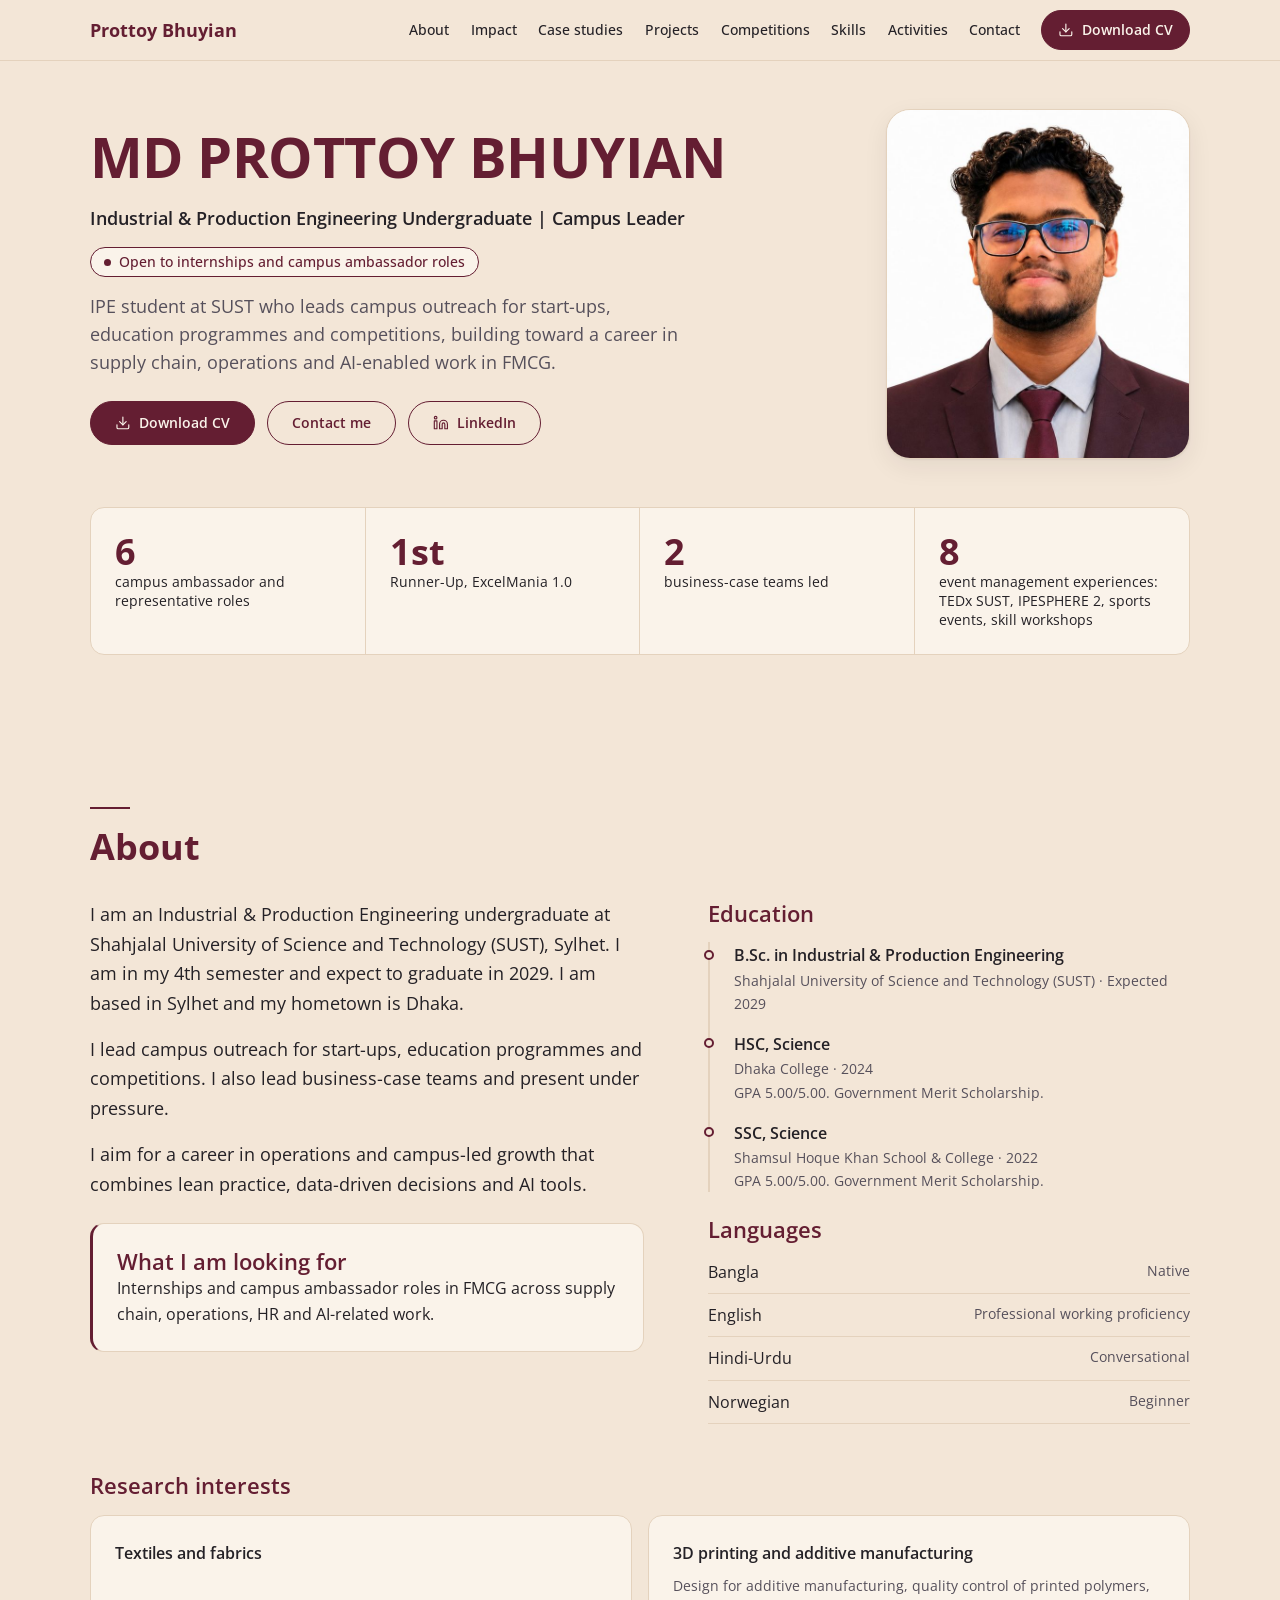
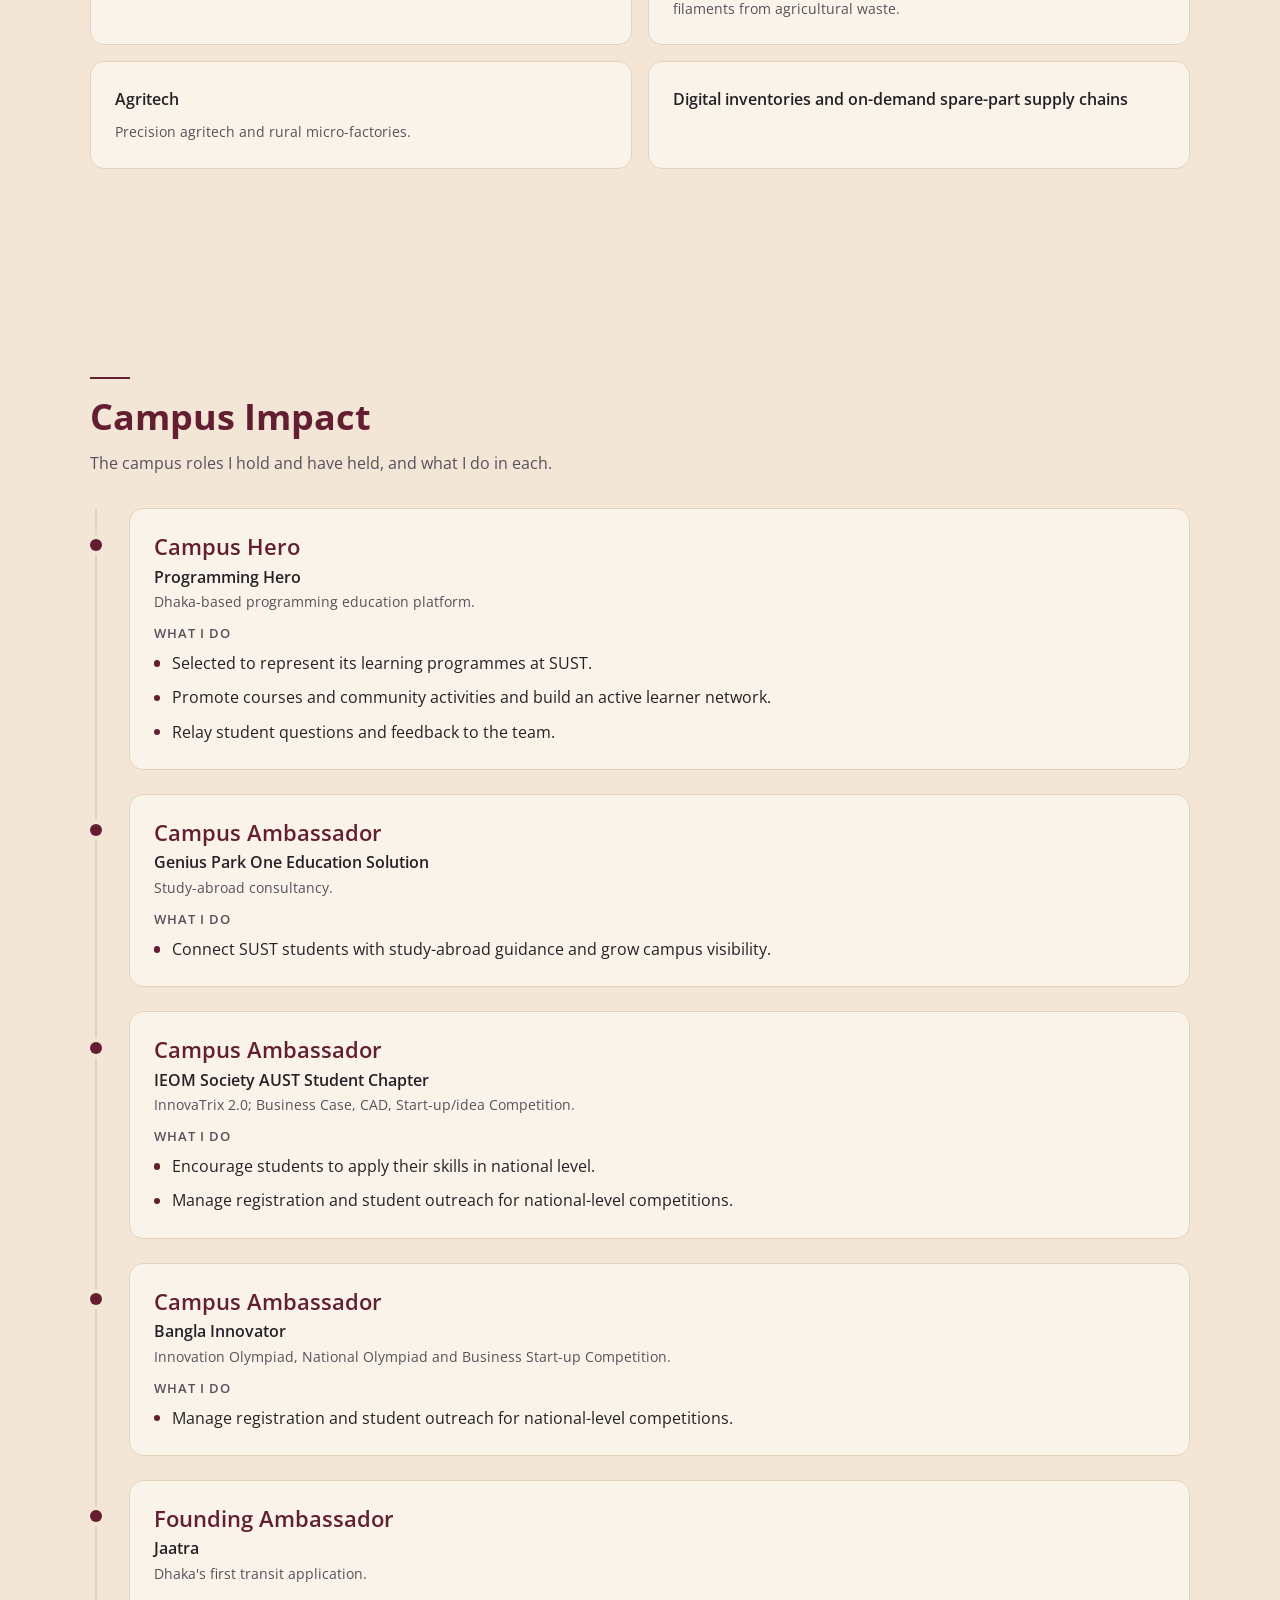
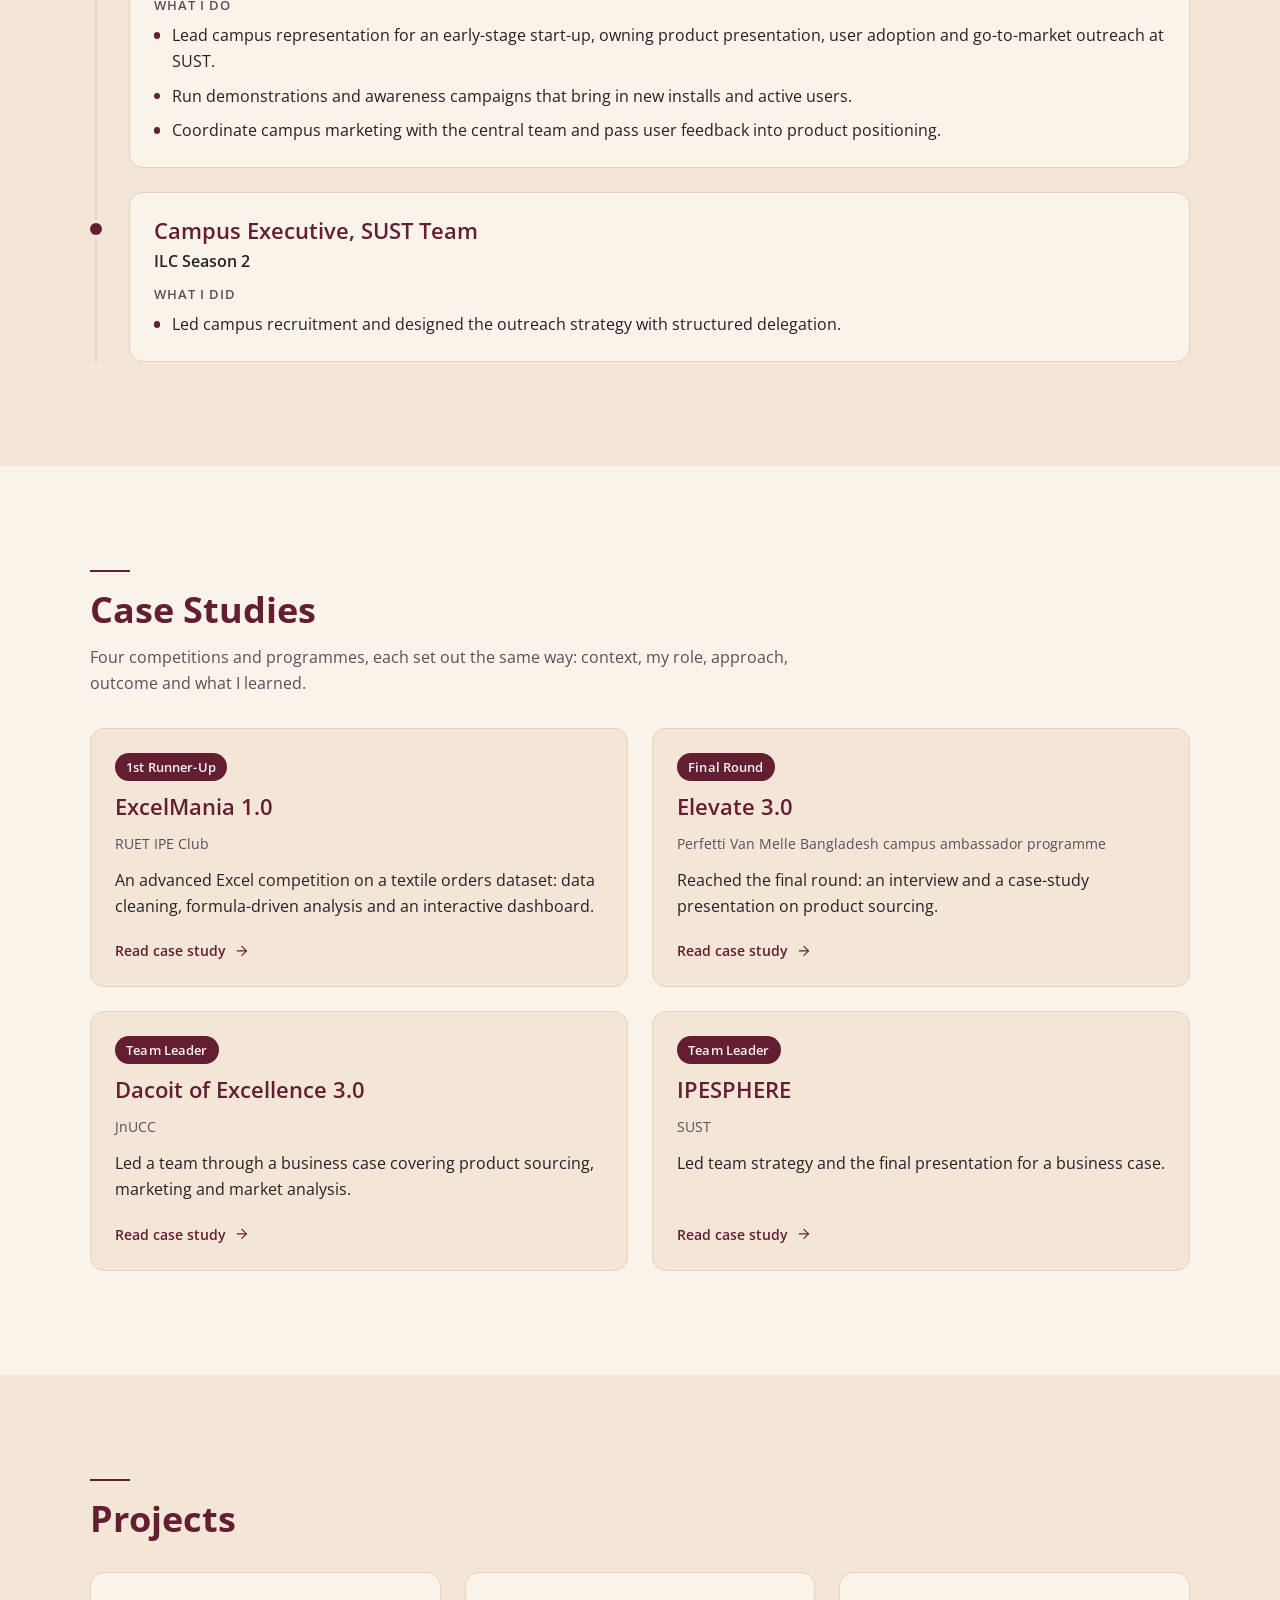
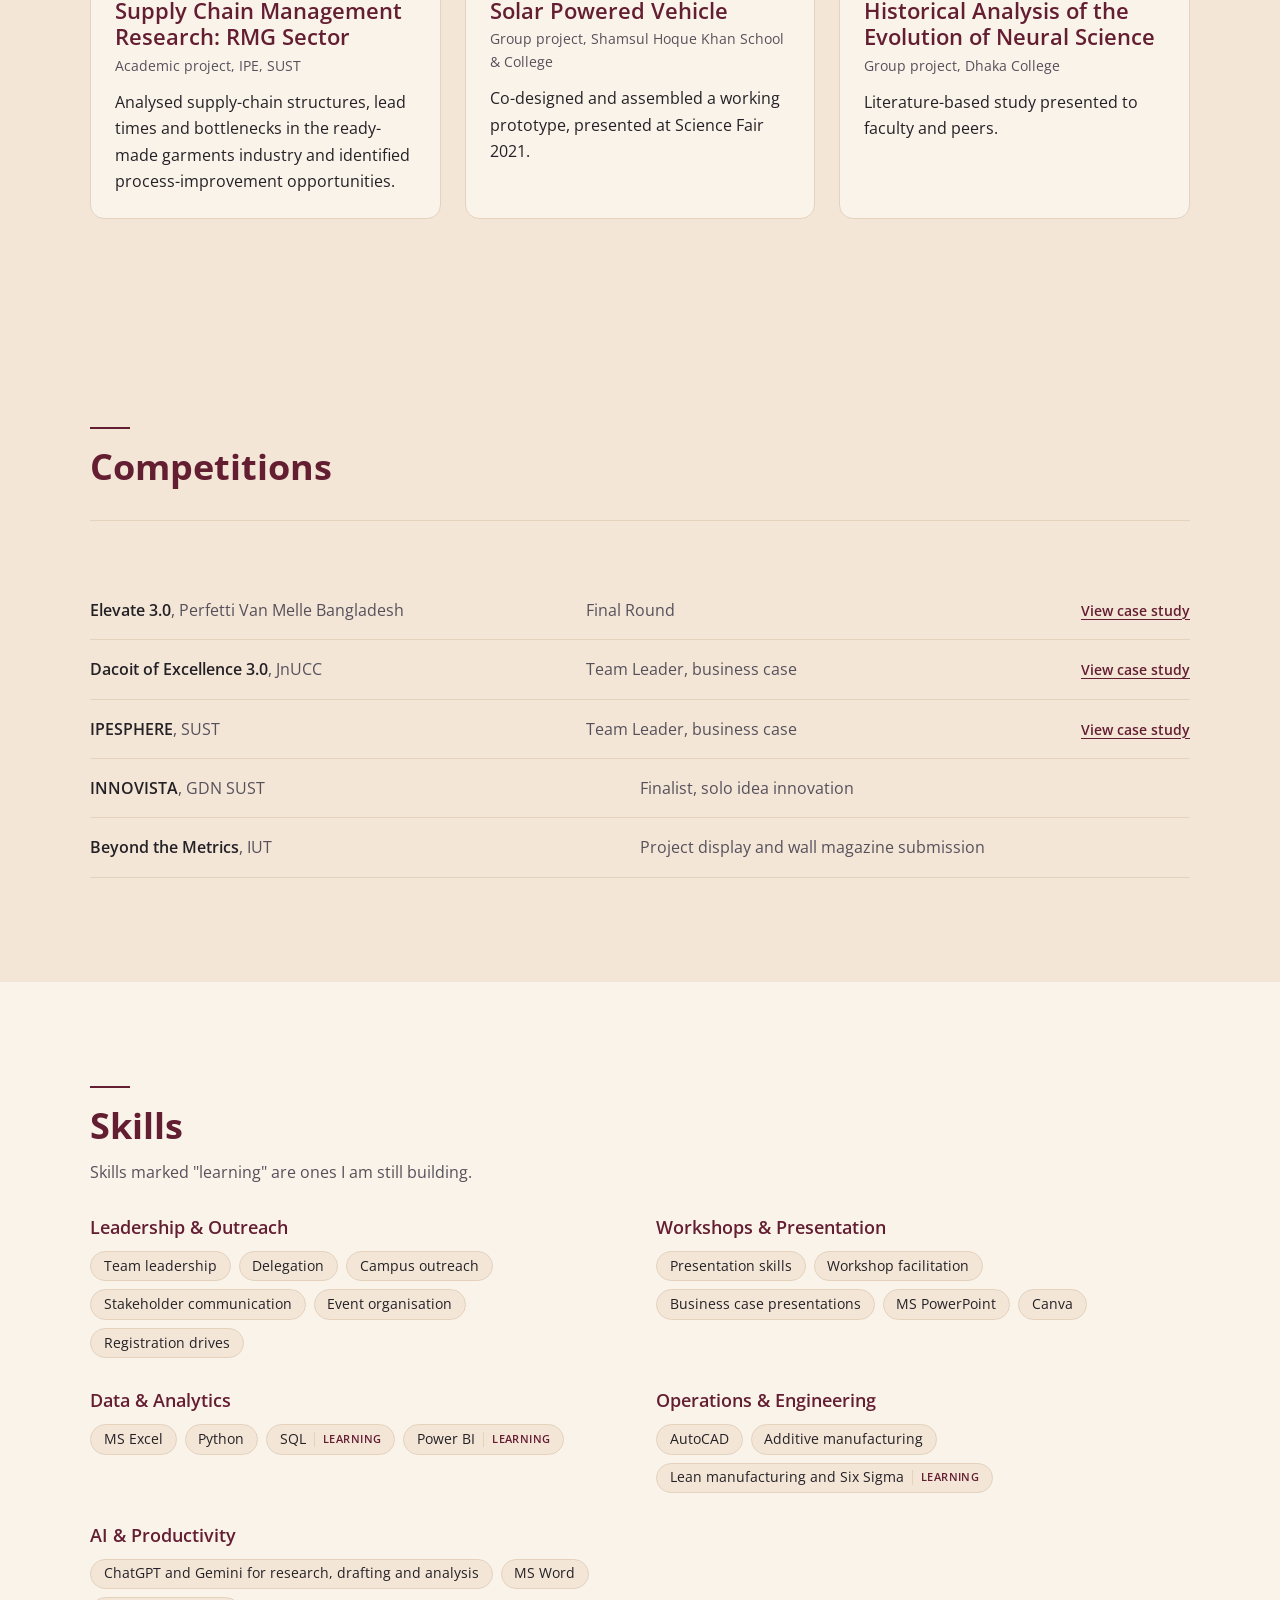
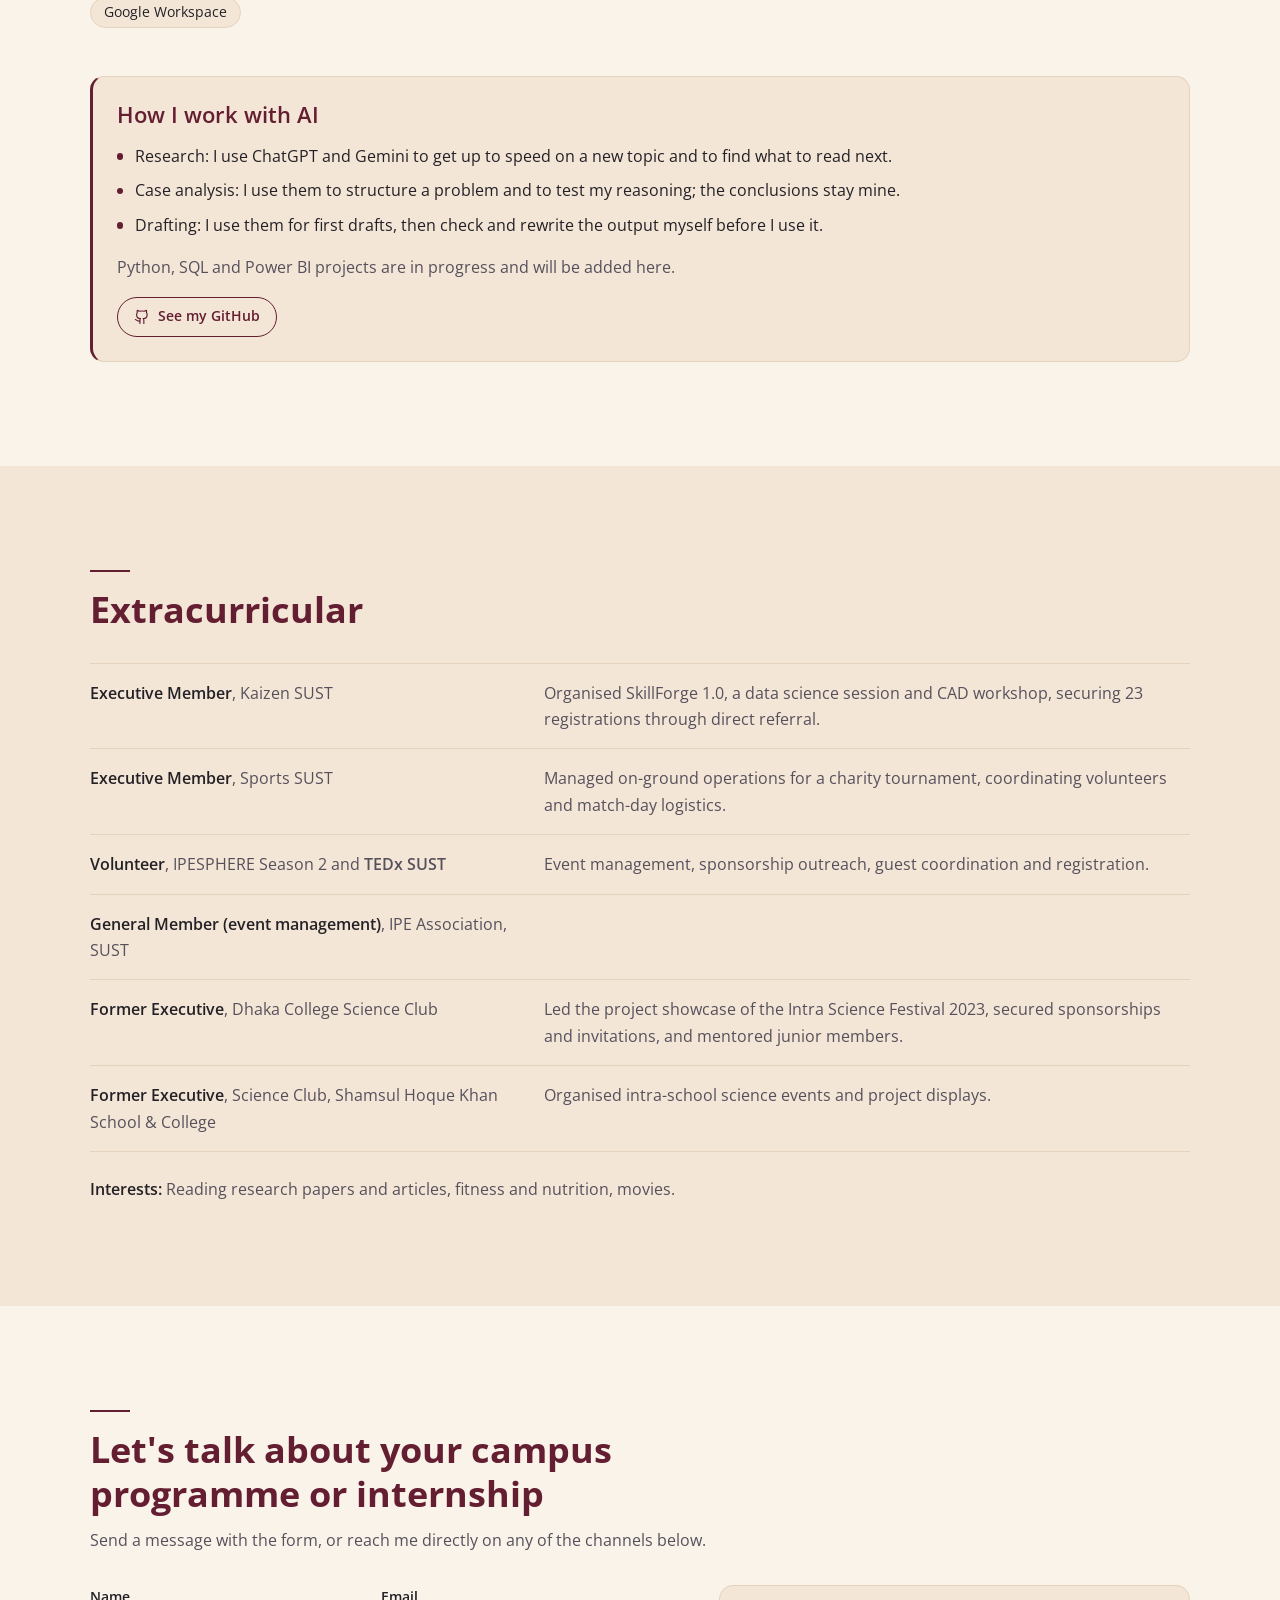
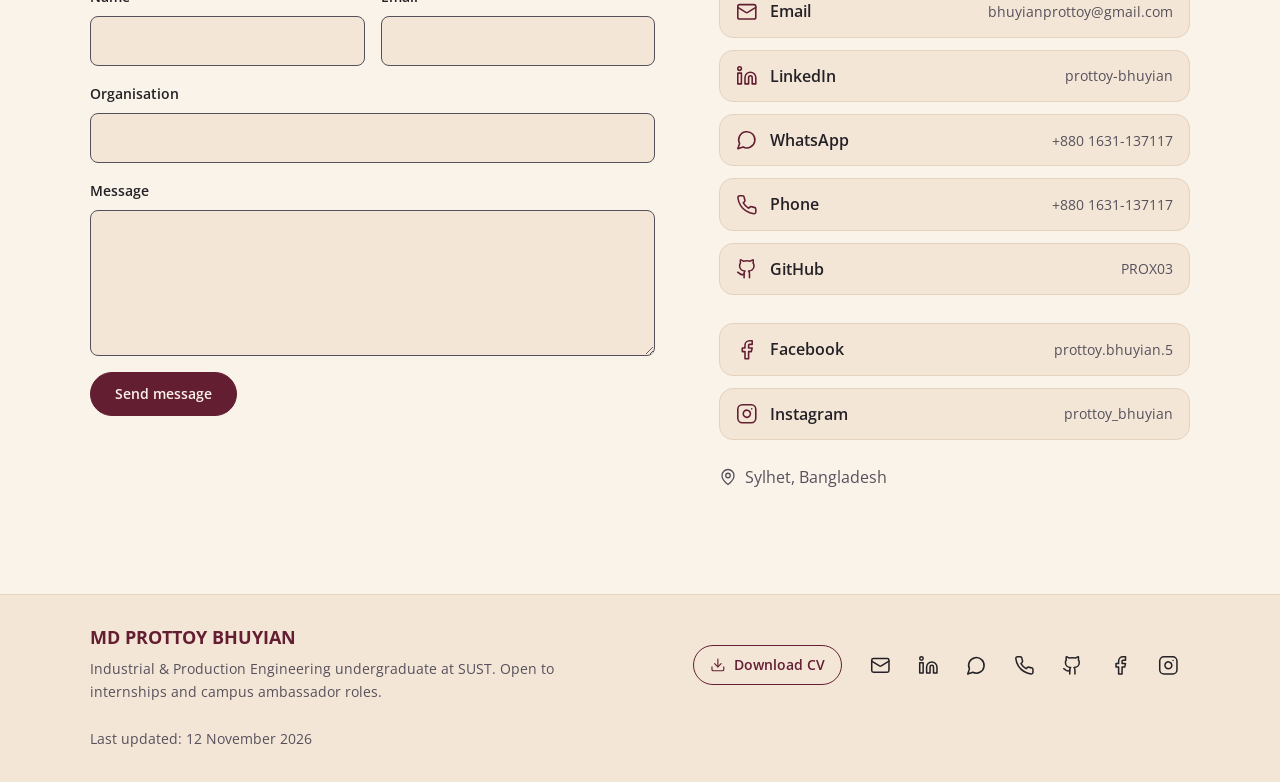
<file: index.html>
<!DOCTYPE html>
<html lang="en-GB">
<head>
  <meta charset="utf-8">
  <meta name="viewport" content="width=device-width, initial-scale=1">
  <title>Md Prottoy Bhuyian | IPE Undergraduate and Campus Leader</title>
  <meta name="description" content="Industrial &amp; Production Engineering undergraduate at SUST and campus leader. Open to internships and campus ambassador roles in supply chain, operations, HR and AI-related work.">
  <meta name="author" content="Md Prottoy Bhuyian">
  <meta name="color-scheme" content="light dark">
  <meta name="theme-color" content="#F3E6D7" media="(prefers-color-scheme: light)">
  <meta name="theme-color" content="#242126" media="(prefers-color-scheme: dark)">
  <!-- EDIT: replace prottoy-bhuyian.netlify.app everywhere if your Netlify site name is different -->
  <link rel="canonical" href="https://prottoy-bhuyian.netlify.app/">

  <!-- Open Graph / Twitter sharing -->
  <meta property="og:type" content="profile">
  <meta property="og:site_name" content="Md Prottoy Bhuyian">
  <meta property="og:title" content="Md Prottoy Bhuyian | IPE Undergraduate and Campus Leader">
  <meta property="og:description" content="IPE student at SUST who leads campus outreach for start-ups, education programmes and competitions. Open to internships and campus ambassador roles.">
  <meta property="og:url" content="https://prottoy-bhuyian.netlify.app/">
  <meta property="og:image" content="https://prottoy-bhuyian.netlify.app/assets/img/share.png">
  <meta property="og:image:width" content="1200">
  <meta property="og:image:height" content="630">
  <meta property="og:image:alt" content="Md Prottoy Bhuyian, Industrial &amp; Production Engineering Undergraduate and Campus Leader">
  <meta property="og:locale" content="en_GB">
  <meta name="twitter:card" content="summary_large_image">
  <meta name="twitter:title" content="Md Prottoy Bhuyian | IPE Undergraduate and Campus Leader">
  <meta name="twitter:description" content="IPE student at SUST who leads campus outreach for start-ups, education programmes and competitions. Open to internships and campus ambassador roles.">
  <meta name="twitter:image" content="https://prottoy-bhuyian.netlify.app/assets/img/share.png">

  <link rel="icon" href="/favicon.svg" type="image/svg+xml">
  <link rel="icon" href="/assets/img/favicon-32.png" sizes="32x32" type="image/png">
  <link rel="apple-touch-icon" href="/assets/img/apple-touch-icon.png">

  <link rel="preload" href="/assets/fonts/open-sans-latin.woff2" as="font" type="font/woff2" crossorigin>
  <link rel="stylesheet" href="/assets/css/style.css">
  <script src="/assets/js/main.js" defer></script>

  <script type="application/ld+json">
  {
    "@context": "https://schema.org",
    "@type": "Person",
    "name": "Md Prottoy Bhuyian",
    "url": "https://prottoy-bhuyian.netlify.app/",
    "image": "https://prottoy-bhuyian.netlify.app/assets/img/headshot.jpg",
    "description": "Industrial & Production Engineering undergraduate at SUST and campus leader.",
    "email": "mailto:bhuyianprottoy@gmail.com",
    "address": { "@type": "PostalAddress", "addressLocality": "Sylhet", "addressCountry": "BD" },
    "affiliation": { "@type": "CollegeOrUniversity", "name": "Shahjalal University of Science and Technology" },
    "knowsLanguage": ["bn", "en"],
    "sameAs": [
      "https://www.linkedin.com/in/prottoy-bhuyian-90520a429",
      "https://github.com/PROX03",
      "https://www.facebook.com/prottoy.bhuyian.5",
      "https://www.instagram.com/prottoy_bhuyian/"
    ]
  }
  </script>
</head>
<body>
  <a class="skip-link" href="#main">Skip to content</a>

  <!-- ============ Sticky navigation ============ -->
  <header class="site-header" id="site-header">
    <div class="container site-header__inner">
      <a class="brand" href="#top" aria-label="Md Prottoy Bhuyian, back to top">Prottoy Bhuyian</a>
      <nav class="nav" id="site-nav" aria-label="Main">
        <ul class="nav__list">
          <li><a href="#about" data-nav="about">About</a></li>
          <li><a href="#impact" data-nav="impact">Impact</a></li>
          <li><a href="#cases" data-nav="cases">Case studies</a></li>
          <li><a href="#projects" data-nav="projects">Projects</a></li>
          <li><a href="#competitions" data-nav="competitions">Competitions</a></li>
          <li><a href="#skills" data-nav="skills">Skills</a></li>
          <li><a href="#extracurricular" data-nav="extracurricular">Activities</a></li>
          <li hidden><a href="#certificates" data-nav="certificates">Certificates</a></li>
          <li hidden><a href="#photos" data-nav="photos">Photos</a></li>
          <li><a href="#contact" data-nav="contact">Contact</a></li>
        </ul>
      </nav>
      <a class="btn btn--primary btn--small" data-cv href="/assets/files/Prottoy_Bhuyian_CV.pdf" download>
        <svg class="icon" viewBox="0 0 24 24" aria-hidden="true"><path d="M21 15v4a2 2 0 0 1-2 2H5a2 2 0 0 1-2-2v-4"/><path d="m7 10 5 5 5-5"/><path d="M12 15V3"/></svg>
        <span data-cv-label>Download CV</span>
      </a>
      <button class="nav-toggle" id="nav-toggle" type="button" aria-expanded="false" aria-controls="site-nav">
        <svg class="icon" viewBox="0 0 24 24" aria-hidden="true"><path d="M4 6h16"/><path d="M4 12h16"/><path d="M4 18h16"/></svg>
        <span class="visually-hidden">Menu</span>
      </button>
    </div>
    <div class="progress" aria-hidden="true"><div class="progress__bar" id="progress-bar"></div></div>
  </header>

  <main id="main" tabindex="-1">

    <!-- ============ 3.1 Hero (hard-coded so it shows instantly) ============ -->
    <section class="hero" id="top" aria-labelledby="hero-name">
      <div class="container hero__grid">
        <h1 class="hero__name" id="hero-name" data-f="profile.name">Md Prottoy Bhuyian</h1>
        <div class="hero__photo">
          <img id="hero-photo" src="/assets/img/headshot.jpg" width="640" height="777" alt="Portrait of Md Prottoy Bhuyian in a maroon suit" fetchpriority="high" decoding="async">
        </div>
        <div class="hero__body">
          <p class="hero__headline" data-f="profile.headline">Industrial &amp; Production Engineering Undergraduate | Campus Leader</p>
          <ul class="chips" id="hero-status" aria-label="Availability">
            <li class="chip chip--status">Open to internships and campus ambassador roles</li>
          </ul>
          <p class="hero__summary" data-f="profile.summary">IPE student at SUST who leads campus outreach for start-ups, education programmes and competitions, building toward a career in supply chain, operations and AI-enabled work in FMCG.</p>
          <div class="hero__actions">
            <a class="btn btn--primary" data-cv href="/assets/files/Prottoy_Bhuyian_CV.pdf" download>
              <svg class="icon" viewBox="0 0 24 24" aria-hidden="true"><path d="M21 15v4a2 2 0 0 1-2 2H5a2 2 0 0 1-2-2v-4"/><path d="m7 10 5 5 5-5"/><path d="M12 15V3"/></svg>
              <span data-cv-label>Download CV</span>
            </a>
            <a class="btn btn--outline" href="#contact" data-f="profile.contact_label">Contact me</a>
            <a class="btn btn--outline" id="hero-linkedin" href="https://www.linkedin.com/in/prottoy-bhuyian-90520a429" target="_blank" rel="noopener">
              <svg class="icon" viewBox="0 0 24 24" aria-hidden="true"><path d="M16 8a6 6 0 0 1 6 6v7h-4v-7a2 2 0 0 0-4 0v7h-4v-7a6 6 0 0 1 6-6z"/><rect width="4" height="12" x="2" y="9"/><circle cx="4" cy="4" r="2"/></svg>
              <span data-f="profile.linkedin_label">LinkedIn</span>
            </a>
          </div>
        </div>
        <ul class="proof" id="proof" aria-label="Key facts">
          <li class="proof__item"><span class="proof__value">5</span><span class="proof__label">campus ambassador and representative roles</span></li>
          <li class="proof__item"><span class="proof__value">1st</span><span class="proof__label">Runner-Up, ExcelMania 1.0</span></li>
          <li class="proof__item"><span class="proof__value">2</span><span class="proof__label">business-case teams led</span></li>
          <li class="proof__item"><span class="proof__value">8</span><span class="proof__label">event management experiences: TEDx SUST, IPESPHERE 2, sports events, skill workshops</span></li>
        </ul>
      </div>
    </section>

    <!-- ============ 3.2 About ============ -->
    <section class="section" id="about" aria-labelledby="about-title">
      <div class="container">
        <header class="section__head">
          <h2 id="about-title" data-title="about">About</h2>
          <p class="section__intro" data-intro="about" hidden></p>
        </header>
        <div class="about">
          <div class="about__main">
            <div class="prose" id="about-text"></div>
            <aside class="card card--accent" id="about-looking"></aside>
          </div>
          <div class="about__side">
            <div id="about-education"></div>
            <div id="about-languages"></div>
          </div>
        </div>
        <div id="about-research"></div>
      </div>
    </section>

    <!-- ============ 3.3 Campus Impact ============ -->
    <section class="section" id="impact" aria-labelledby="impact-title">
      <div class="container">
        <header class="section__head">
          <h2 id="impact-title" data-title="impact">Campus Impact</h2>
          <p class="section__intro" data-intro="impact" hidden></p>
        </header>
        <ol class="timeline" id="impact-list"></ol>
      </div>
    </section>

    <!-- ============ 3.4 Case Studies ============ -->
    <section class="section section--tint" id="cases" aria-labelledby="cases-title">
      <div class="container">
        <header class="section__head">
          <h2 id="cases-title" data-title="cases">Case Studies</h2>
          <p class="section__intro" data-intro="cases" hidden></p>
        </header>
        <div class="grid grid--2" id="cases-list"></div>
      </div>
    </section>

    <!-- ============ 3.5 Projects ============ -->
    <section class="section" id="projects" aria-labelledby="projects-title">
      <div class="container">
        <header class="section__head">
          <h2 id="projects-title" data-title="projects">Projects</h2>
          <p class="section__intro" data-intro="projects" hidden></p>
        </header>
        <div class="grid grid--3" id="projects-list"></div>
      </div>
    </section>

    <!-- ============ 3.6 Competitions ============ -->
    <section class="section" id="competitions" aria-labelledby="competitions-title">
      <div class="container">
        <header class="section__head">
          <h2 id="competitions-title" data-title="competitions">Competitions</h2>
          <p class="section__intro" data-intro="competitions" hidden></p>
        </header>
        <ul class="rows" id="competitions-list"></ul>
      </div>
    </section>

    <!-- ============ 3.7 Skills ============ -->
    <section class="section section--tint" id="skills" aria-labelledby="skills-title">
      <div class="container">
        <header class="section__head">
          <h2 id="skills-title" data-title="skills">Skills</h2>
          <p class="section__intro" data-intro="skills" hidden></p>
        </header>
        <div class="skills" id="skills-list"></div>
        <aside class="card card--accent ai" id="skills-ai"></aside>
      </div>
    </section>

    <!-- ============ 3.8 Extracurricular ============ -->
    <section class="section" id="extracurricular" aria-labelledby="extracurricular-title">
      <div class="container">
        <header class="section__head">
          <h2 id="extracurricular-title" data-title="extracurricular">Extracurricular</h2>
          <p class="section__intro" data-intro="extracurricular" hidden></p>
        </header>
        <ul class="rows" id="extracurricular-list"></ul>
        <p class="interests" id="interests"></p>
      </div>
    </section>

    <!-- ============ 3.9 Certificates and Photos (hidden while empty) ============ -->
    <section class="section" id="certificates" aria-labelledby="certificates-title" hidden>
      <div class="container">
        <header class="section__head">
          <h2 id="certificates-title" data-title="certificates">Certificates</h2>
          <p class="section__intro" data-intro="certificates" hidden></p>
        </header>
        <ul class="gallery" id="certificates-list"></ul>
      </div>
    </section>

    <section class="section" id="photos" aria-labelledby="photos-title" hidden>
      <div class="container">
        <header class="section__head">
          <h2 id="photos-title" data-title="photos">Event Photos</h2>
          <p class="section__intro" data-intro="photos" hidden></p>
        </header>
        <ul class="gallery" id="photos-list"></ul>
      </div>
    </section>

    <!-- ============ 3.10 Contact ============ -->
    <section class="section section--tint" id="contact" aria-labelledby="contact-title">
      <div class="container">
        <header class="section__head">
          <h2 id="contact-title" data-title="contact">Let's talk about your campus programme or internship</h2>
          <p class="section__intro" data-intro="contact" hidden></p>
        </header>
        <div class="contact">
          <!-- Netlify Forms: the form must exist in this static HTML to be detected at deploy time -->
          <form class="form" id="contact-form" name="contact" method="POST" data-netlify="true" netlify-honeypot="bot-field">
            <input type="hidden" name="form-name" value="contact">
            <p class="form__trap"><label>Leave this field empty <input name="bot-field" tabindex="-1" autocomplete="off"></label></p>
            <div class="form__row">
              <label class="field"><span data-form="name_label">Name</span>
                <input type="text" name="name" autocomplete="name" required></label>
              <label class="field"><span data-form="email_label">Email</span>
                <input type="email" name="email" autocomplete="email" required></label>
            </div>
            <label class="field"><span data-form="organisation_label">Organisation</span>
              <input type="text" name="organisation" autocomplete="organization"></label>
            <label class="field"><span data-form="message_label">Message</span>
              <textarea name="message" rows="5" required></textarea></label>
            <button class="btn btn--primary" type="submit" data-form="submit_label">Send message</button>
            <p class="form__status" id="form-status" role="status" aria-live="polite"></p>
          </form>
          <div class="contact__direct">
            <ul class="contact__links" id="contact-links"></ul>
            <p class="contact__location" id="contact-location"></p>
          </div>
        </div>
      </div>
    </section>
  </main>

  <!-- ============ 3.11 Footer ============ -->
  <footer class="footer">
    <div class="container footer__inner">
      <div>
        <p class="footer__name" data-f="profile.name">Md Prottoy Bhuyian</p>
        <p class="footer__line" id="footer-line">Industrial &amp; Production Engineering undergraduate at SUST. Open to internships and campus ambassador roles.</p>
      </div>
      <div class="footer__actions">
        <a class="btn btn--outline btn--small" data-cv href="/assets/files/Prottoy_Bhuyian_CV.pdf" download>
          <svg class="icon" viewBox="0 0 24 24" aria-hidden="true"><path d="M21 15v4a2 2 0 0 1-2 2H5a2 2 0 0 1-2-2v-4"/><path d="m7 10 5 5 5-5"/><path d="M12 15V3"/></svg>
          <span data-cv-label>Download CV</span>
        </a>
        <ul class="footer__icons" id="footer-icons"></ul>
      </div>
      <p class="footer__updated" id="footer-updated"></p>
    </div>
  </footer>

  <!-- ============ Case study pop-up panel ============ -->
  <dialog class="modal" id="case-dialog" aria-labelledby="case-dialog-title">
    <div class="modal__panel">
      <button class="modal__close" type="button" data-close aria-label="Close case study">
        <svg class="icon" viewBox="0 0 24 24" aria-hidden="true"><path d="M18 6 6 18"/><path d="m6 6 12 12"/></svg>
      </button>
      <div class="modal__content" id="case-dialog-content"></div>
    </div>
  </dialog>

  <!-- ============ Lightbox for certificates and photos ============ -->
  <dialog class="modal modal--lightbox" id="lightbox" aria-label="Image viewer">
    <div class="modal__panel">
      <button class="modal__close" type="button" data-close aria-label="Close image">
        <svg class="icon" viewBox="0 0 24 24" aria-hidden="true"><path d="M18 6 6 18"/><path d="m6 6 12 12"/></svg>
      </button>
      <figure class="lightbox__figure">
        <img id="lightbox-img" src="[data-uri]" alt="" width="1200" height="900">
        <figcaption id="lightbox-caption"></figcaption>
      </figure>
      <div class="lightbox__nav">
        <button class="btn btn--outline btn--small" type="button" id="lightbox-prev">
          <svg class="icon" viewBox="0 0 24 24" aria-hidden="true"><path d="m15 18-6-6 6-6"/></svg>Previous</button>
        <button class="btn btn--outline btn--small" type="button" id="lightbox-next">Next
          <svg class="icon" viewBox="0 0 24 24" aria-hidden="true"><path d="m9 18 6-6-6-6"/></svg></button>
      </div>
    </div>
  </dialog>

  <noscript><p class="noscript">This page loads its details with JavaScript. Please enable it, or download the CV using the button above.</p></noscript>
</body>
</html>
</file>
<file: assets/css/style.css>
/* ==========================================================================
   Md Prottoy Bhuyian — portfolio stylesheet
   1. Fonts   2. Design tokens   3. Base   4. Layout helpers   5. Components
   6. Sections   7. Dialogs   8. Motion   9. Print
   Every colour, font and spacing value is a custom property in section 2.
   ========================================================================== */

/* ---------- 1. Fonts (self-hosted: Open Sans for headings and body) ---------- */
@font-face {
  font-family: "Open Sans";
  src: url("/assets/fonts/open-sans-latin.woff2") format("woff2");
  font-weight: 300 800;
  font-style: normal;
  font-display: swap;
}

/* ---------- 2. Design tokens ---------- */
:root {
  /* Brand palette: three colours, plus tints and shades derived from them */
  --maroon: #641E32;
  --maroon-shade: #4A1525;
  --maroon-tint: #E3A8B8;      /* light tint, used as the accent in dark mode */
  --maroon-tint-strong: #F0C6D1;
  --beige: #F3E6D7;
  --beige-tint: #FAF3EA;
  --beige-shade: #E4D2BD;
  --beige-muted: #CDBEAD;
  --charcoal: #242126;
  --charcoal-tint: #2F2B32;
  --charcoal-line: #4A444F;
  --charcoal-soft: #56505B;

  /* Semantic colours (light mode) */
  --c-bg: var(--beige);
  --c-bg-tint: var(--beige-tint);
  --c-surface: var(--beige-tint);
  --c-surface-tint: var(--beige);
  --c-border: var(--beige-shade);
  --c-text: var(--charcoal);
  --c-muted: var(--charcoal-soft);
  --c-brand: var(--maroon);
  --c-brand-hover: var(--maroon-shade);
  --c-on-brand: var(--beige-tint);
  --c-overlay: rgba(36, 33, 38, 0.6);
  --shadow: 0 1px 2px rgba(36, 33, 38, 0.06), 0 8px 24px rgba(36, 33, 38, 0.07);

  /* Typography */
  --font-serif: "Open Sans", system-ui, -apple-system, "Segoe UI", Roboto, Arial, sans-serif; /* headings */
  --font-sans: "Open Sans", system-ui, -apple-system, "Segoe UI", Roboto, Arial, sans-serif;
  --fs-xs: 0.8125rem;
  --fs-sm: 0.875rem;
  --fs-base: 1rem;
  --fs-md: 1.125rem;
  --fs-lg: 1.375rem;
  --fs-xl: clamp(1.625rem, 1.3rem + 1.6vw, 2.25rem);
  --fs-hero: clamp(1.75rem, 1.1rem + 3.2vw, 3.5rem);
  --lh-tight: 1.2;
  --lh-body: 1.65;

  /* Spacing scale */
  --sp-1: 0.25rem;
  --sp-2: 0.5rem;
  --sp-3: 0.75rem;
  --sp-4: 1rem;
  --sp-5: 1.5rem;
  --sp-6: 2rem;
  --sp-7: 3rem;
  --sp-8: 4rem;
  --sp-section: clamp(3.5rem, 2.5rem + 5vw, 6.5rem);

  /* Shape and layout */
  --radius-sm: 8px;
  --radius: 14px;
  --radius-lg: 24px;
  --radius-pill: 999px;
  --container: 1100px;
  --gutter: clamp(1.25rem, 0.8rem + 2vw, 2rem);
  --header-h: 3.75rem;
  --ease: cubic-bezier(0.22, 0.61, 0.36, 1);
  --dur: 220ms;
}

/* Dark mode follows the system setting automatically */
@media (prefers-color-scheme: dark) {
  :root {
    --c-bg: var(--charcoal);
    --c-bg-tint: var(--charcoal-tint);
    --c-surface: var(--charcoal-tint);
    --c-surface-tint: var(--charcoal);
    --c-border: var(--charcoal-line);
    --c-text: var(--beige);
    --c-muted: var(--beige-muted);
    --c-brand: var(--maroon-tint);
    --c-brand-hover: var(--maroon-tint-strong);
    --c-on-brand: var(--charcoal);
    --c-overlay: rgba(0, 0, 0, 0.7);
    --shadow: 0 1px 2px rgba(0, 0, 0, 0.3), 0 8px 24px rgba(0, 0, 0, 0.25);
  }
}

/* ---------- 3. Base ---------- */
*, *::before, *::after { box-sizing: border-box; }
html { scroll-behavior: smooth; -webkit-text-size-adjust: 100%; scroll-padding-top: calc(var(--header-h) + var(--sp-4)); }
html.is-locked { overflow: hidden; }
body {
  margin: 0;
  background: var(--c-bg);
  color: var(--c-text);
  font-family: var(--font-sans);
  font-size: var(--fs-base);
  line-height: var(--lh-body);
  -webkit-font-smoothing: antialiased;
  overflow-wrap: break-word;
}
h1, h2, h3, h4 { font-family: var(--font-serif); color: var(--c-brand); line-height: var(--lh-tight); margin: 0; font-weight: 700; text-wrap: balance; }
h2 { font-size: var(--fs-xl); }
h3 { font-size: var(--fs-lg); font-weight: 600; }
h4 { font-size: var(--fs-md); font-weight: 600; }
p { margin: 0 0 var(--sp-4); }
ul, ol { margin: 0; padding: 0; list-style: none; }
img { max-width: 100%; height: auto; display: block; }
a { color: var(--c-brand); text-underline-offset: 0.2em; text-decoration-thickness: 1px; transition: color var(--dur) var(--ease); }
a:hover { color: var(--c-brand-hover); }
strong { font-weight: 600; }
[hidden] { display: none !important; }

/* Visible focus for keyboard users */
:focus-visible { outline: 2px solid var(--c-brand); outline-offset: 3px; border-radius: 4px; }
main:focus { outline: none; }

.visually-hidden { position: absolute; width: 1px; height: 1px; margin: -1px; padding: 0; overflow: hidden; clip: rect(0 0 0 0); white-space: nowrap; border: 0; }
.skip-link { position: absolute; left: var(--sp-4); top: -4rem; z-index: 100; background: var(--c-brand); color: var(--c-on-brand); padding: var(--sp-2) var(--sp-4); border-radius: var(--radius-sm); }
.skip-link:focus { top: var(--sp-3); color: var(--c-on-brand); }
.noscript { max-width: var(--container); margin: var(--sp-5) auto; padding: 0 var(--gutter); color: var(--c-muted); }

/* ---------- 4. Layout helpers ---------- */
.container { width: 100%; max-width: calc(var(--container) + 2 * var(--gutter)); margin-inline: auto; padding-inline: var(--gutter); }
.section { padding-block: var(--sp-section); }
.section--tint { background: var(--c-bg-tint); --c-surface: var(--c-surface-tint); }
.section__head { margin-bottom: var(--sp-6); max-width: 44rem; }
.section__head h2::before { content: ""; display: block; width: 2.5rem; height: 2px; background: var(--c-brand); margin-bottom: var(--sp-4); }
.section__intro { color: var(--c-muted); margin: var(--sp-3) 0 0; }
.grid { display: grid; gap: var(--sp-5); }
@media (min-width: 720px) {
  .grid--2 { grid-template-columns: repeat(2, 1fr); }
  .grid--3 { grid-template-columns: repeat(3, 1fr); }
}

/* ---------- 5. Components ---------- */
.icon { width: 1.125em; height: 1.125em; flex: none; fill: none; stroke: currentColor; stroke-width: 1.75; stroke-linecap: round; stroke-linejoin: round; }

/* Buttons */
.btn {
  display: inline-flex; align-items: center; justify-content: center; gap: var(--sp-2);
  min-height: 2.75rem; padding: var(--sp-2) var(--sp-5);
  font: 600 var(--fs-sm)/1.2 var(--font-sans); text-decoration: none; white-space: nowrap;
  border: 1.5px solid var(--c-brand); border-radius: var(--radius-pill); cursor: pointer;
  transition: background-color var(--dur) var(--ease), color var(--dur) var(--ease), border-color var(--dur) var(--ease), transform var(--dur) var(--ease);
}
.btn--primary { background: var(--c-brand); color: var(--c-on-brand); }
.btn--primary:hover { background: var(--c-brand-hover); border-color: var(--c-brand-hover); color: var(--c-on-brand); }
.btn--outline { background: transparent; color: var(--c-brand); }
.btn--outline:hover { background: var(--c-brand); color: var(--c-on-brand); }
.btn--small { min-height: 2.5rem; padding-inline: var(--sp-4); }
.btn:active { transform: translateY(1px); }
.btn[disabled] { opacity: 0.6; cursor: progress; }

/* Chips and badges */
.chips { display: flex; flex-wrap: wrap; gap: var(--sp-2); }
.chip { display: inline-flex; align-items: center; gap: var(--sp-2); padding: 0.3rem 0.8rem; border: 1px solid var(--c-border); border-radius: var(--radius-pill); background: var(--c-surface); font-size: var(--fs-sm); line-height: 1.35; }
.chip--status { border-color: var(--c-brand); color: var(--c-brand); font-weight: 500; font-size: var(--fs-xs); }
.chip--status::before { content: ""; width: 0.45rem; height: 0.45rem; border-radius: 50%; background: var(--c-brand); flex: none; }
.chip__tag { font-size: 0.6875rem; font-weight: 600; letter-spacing: 0.04em; text-transform: uppercase; color: var(--c-brand); border-left: 1px solid var(--c-border); padding-left: var(--sp-2); }
.badge { display: inline-block; padding: 0.2rem 0.7rem; border-radius: var(--radius-pill); background: var(--c-brand); color: var(--c-on-brand); font-size: var(--fs-xs); font-weight: 600; letter-spacing: 0.01em; }

/* Cards */
.card { background: var(--c-surface); border: 1px solid var(--c-border); border-radius: var(--radius); padding: var(--sp-5); }
.card--accent { border-left: 3px solid var(--c-brand); }
.card--hover { transition: transform var(--dur) var(--ease), box-shadow var(--dur) var(--ease), border-color var(--dur) var(--ease); }
.card--hover:hover { transform: translateY(-3px); box-shadow: var(--shadow); border-color: var(--c-brand); }
.card__meta { color: var(--c-muted); font-size: var(--fs-sm); margin: var(--sp-1) 0 var(--sp-3); }
.card p:last-child { margin-bottom: 0; }
.eyebrow { font: 600 var(--fs-xs)/1.3 var(--font-sans); letter-spacing: 0.08em; text-transform: uppercase; color: var(--c-muted); margin: 0 0 var(--sp-2); }

/* Bulleted list with maroon markers */
.bullets { display: grid; gap: var(--sp-2); }
.bullets li { position: relative; padding-left: 1.1rem; }
.bullets li::before { content: ""; position: absolute; left: 0; top: 0.65em; width: 0.4rem; height: 0.4rem; border-radius: 50%; background: var(--c-brand); }

/* Header and navigation */
.site-header { position: sticky; top: 0; z-index: 50; background: var(--c-bg); border-bottom: 1px solid var(--c-border); }
.site-header__inner { display: flex; align-items: center; gap: var(--sp-3); min-height: var(--header-h); }
.brand { font: 700 var(--fs-md)/1 var(--font-serif); color: var(--c-brand); text-decoration: none; margin-right: auto; white-space: nowrap; }
.nav__list { display: flex; gap: var(--sp-1); }
.nav a { display: block; padding: var(--sp-2) 0.55rem; color: var(--c-text); font-size: var(--fs-sm); font-weight: 500; text-decoration: none; border-radius: var(--radius-sm); white-space: nowrap; }
.nav a:hover, .nav a[aria-current="true"] { color: var(--c-brand); }
.nav a[aria-current="true"] { text-decoration: underline; text-decoration-thickness: 2px; text-underline-offset: 0.45em; }
.nav-toggle { display: none; align-items: center; justify-content: center; width: 2.5rem; height: 2.5rem; background: none; border: 1.5px solid var(--c-border); border-radius: var(--radius-sm); color: var(--c-text); cursor: pointer; font-size: 1.15rem; }
@media (max-width: 1119px) {
  .nav-toggle { display: inline-flex; }
  .nav { display: none; position: absolute; left: 0; right: 0; top: 100%; background: var(--c-bg); border-bottom: 1px solid var(--c-border); box-shadow: var(--shadow); max-height: calc(100vh - var(--header-h)); overflow-y: auto; }
  .nav.is-open { display: block; }
  .nav__list { flex-direction: column; gap: 0; padding: var(--sp-2) var(--gutter) var(--sp-4); }
  .nav a { padding: var(--sp-3) 0; font-size: var(--fs-base); border-bottom: 1px solid var(--c-border); border-radius: 0; }
}
@media (max-width: 400px) { .brand { font-size: var(--fs-base); } .site-header .btn--small { padding-inline: var(--sp-3); } }

/* Reading progress line under the navigation */
.progress { position: absolute; left: 0; right: 0; bottom: -2px; height: 2px; pointer-events: none; }
.progress__bar { height: 100%; background: var(--c-brand); transform: scaleX(0); transform-origin: left; }

/* ---------- 6. Sections ---------- */

/* Hero: on a phone the name, headline, chips, CV button and proof bar fit the first screen */
.hero { padding-block: var(--sp-5) var(--sp-6); }
.hero__grid { display: grid; grid-template-columns: 4.5rem 1fr; grid-template-areas: "photo name" "body body" "proof proof"; column-gap: var(--sp-4); row-gap: var(--sp-3); align-items: center; }
.hero__name { grid-area: name; font-size: var(--fs-hero); letter-spacing: -0.01em; }
.hero__photo { grid-area: photo; aspect-ratio: 1; border-radius: var(--radius); overflow: hidden; background: var(--beige-tint); border: 1px solid var(--c-border); }
.hero__photo img { width: 100%; height: 100%; object-fit: cover; object-position: 50% 12%; }
.hero__body { grid-area: body; min-width: 0; }
.hero__headline { font-weight: 600; font-size: var(--fs-base); line-height: 1.4; margin-bottom: var(--sp-3); }
.hero__summary { color: var(--c-muted); font-size: var(--fs-sm); line-height: 1.55; margin: var(--sp-3) 0 var(--sp-4); max-width: 38rem; }
.hero__actions { display: flex; flex-wrap: wrap; gap: var(--sp-2); }
.proof { grid-area: proof; display: grid; grid-template-columns: repeat(2, 1fr); border: 1px solid var(--c-border); border-radius: var(--radius); background: var(--c-bg-tint); margin-top: var(--sp-2); overflow: hidden; }
.proof__item { padding: var(--sp-3) var(--sp-4); display: flex; flex-direction: column; gap: 2px; border-color: var(--c-border); border-style: solid; border-width: 0 0 1px 0; }
.proof__item:nth-child(odd) { border-right-width: 1px; }
.proof__item:nth-last-child(-n+2) { border-bottom-width: 0; }
.proof__value { font: 700 1.5rem/1.1 var(--font-serif); color: var(--c-brand); font-variant-numeric: tabular-nums lining-nums; }
.proof__value small { font: 600 var(--fs-xs)/1 var(--font-sans); letter-spacing: 0.06em; }
.proof__label { font-size: var(--fs-xs); line-height: 1.35; color: var(--c-text); }
@media (max-width: 480px) {
  /* keep the three buttons on one row so the proof bar stays on the first screen */
  .hero { padding-top: var(--sp-4); }
  .hero__actions { gap: 0.375rem; flex-wrap: nowrap; }
  .hero__actions .btn { padding-inline: 0.7rem; flex: 1 1 auto; }
  .hero__actions .btn--outline .icon { display: none; }
  .proof__item { padding: var(--sp-2) var(--sp-3); }
}
@media (min-width: 720px) {
  .hero { padding-block: var(--sp-7) var(--sp-7); }
  .hero__grid { grid-template-columns: 1fr minmax(13rem, 19rem); grid-template-areas: "name photo" "body photo" "proof proof"; column-gap: var(--sp-7); row-gap: var(--sp-4); }
  .hero__name { align-self: end; }
  .hero__body { align-self: start; }
  .hero__photo { aspect-ratio: 4 / 4.6; border-radius: var(--radius-lg); box-shadow: var(--shadow); }
  .hero__headline { font-size: var(--fs-md); margin-bottom: var(--sp-4); }
  .hero__summary { font-size: var(--fs-md); margin-block: var(--sp-4) var(--sp-5); }
  .chip--status { font-size: var(--fs-sm); }
  .hero__actions { gap: var(--sp-3); }
  .proof { grid-template-columns: repeat(4, 1fr); margin-top: var(--sp-6); }
  .proof__item { padding: var(--sp-5); border-width: 0 1px 0 0 !important; }
  .proof__item:last-child { border-width: 0 !important; }
  .proof__value { font-size: 2.25rem; }
  .proof__label { font-size: var(--fs-sm); }
}

/* About */
.about { display: grid; gap: var(--sp-6); }
.about__main, .about__side { display: grid; gap: var(--sp-5); align-content: start; }
.prose { font-size: var(--fs-md); max-width: 38rem; }
.prose p:last-child { margin-bottom: 0; }
.block-title { font-size: var(--fs-lg); margin-bottom: var(--sp-4); }
.mini-timeline { border-left: 2px solid var(--c-border); display: grid; gap: var(--sp-4); padding-left: var(--sp-5); }
.mini-timeline li { position: relative; }
.mini-timeline li::before { content: ""; position: absolute; left: calc(-1 * var(--sp-5) - 6px); top: 0.45em; width: 10px; height: 10px; border-radius: 50%; background: var(--c-bg); border: 2px solid var(--c-brand); }
.mini-timeline strong { display: block; }
.mini-timeline span { display: block; color: var(--c-muted); font-size: var(--fs-sm); }
.langs { display: grid; gap: var(--sp-2); }
.langs li { display: flex; justify-content: space-between; gap: var(--sp-4); border-bottom: 1px solid var(--c-border); padding-bottom: var(--sp-2); }
.langs span:last-child { color: var(--c-muted); font-size: var(--fs-sm); text-align: right; }
.research { margin-top: var(--sp-7); }
.research__grid { display: grid; gap: var(--sp-4); }
.research__grid p { color: var(--c-muted); font-size: var(--fs-sm); margin: var(--sp-2) 0 0; }
@media (min-width: 720px) { .research__grid { grid-template-columns: repeat(2, 1fr); } }
@media (min-width: 900px) { .about { grid-template-columns: 1.15fr 1fr; gap: var(--sp-8); } }

/* Experience timeline */
.timeline { display: grid; gap: var(--sp-5); border-left: 2px solid var(--c-border); padding-left: var(--sp-5); margin-left: 5px; }
.timeline > li { position: relative; }
.timeline > li::before { content: ""; position: absolute; left: calc(-1 * var(--sp-5) - 7px); top: 1.9rem; width: 12px; height: 12px; border-radius: 50%; background: var(--c-brand); box-shadow: 0 0 0 4px var(--c-bg); }
.timeline .card__org { font-weight: 600; margin: var(--sp-1) 0 0; }
.timeline .card__meta { margin-top: 0; }
@media (min-width: 720px) { .timeline { padding-left: var(--sp-6); } .timeline > li::before { left: calc(-1 * var(--sp-6) - 7px); } }

/* Case study cards */
.case-card { display: flex; flex-direction: column; align-items: flex-start; gap: var(--sp-3); position: relative; }
.case-card p { margin: 0; }
.case-card .card__meta { margin: 0; }
.case-card__link { margin-top: auto; padding-top: var(--sp-2); font-weight: 600; font-size: var(--fs-sm); display: inline-flex; align-items: center; gap: var(--sp-2); text-decoration: none; }
.case-card__link::after { content: ""; position: absolute; inset: 0; border-radius: var(--radius); } /* whole card is clickable */
.case-card__link .icon { transition: transform var(--dur) var(--ease); }
.case-card:hover .case-card__link .icon { transform: translateX(3px); }

/* Row lists: competitions and extracurricular */
.rows { border-top: 1px solid var(--c-border); }
.rows > li { display: grid; gap: var(--sp-1) var(--sp-5); padding: var(--sp-4) 0; border-bottom: 1px solid var(--c-border); }
.rows__title { font-weight: 600; }
.rows__title span { font-weight: 400; color: var(--c-muted); }
.rows__text { color: var(--c-muted); margin: 0; }
.rows__link { font-size: var(--fs-sm); font-weight: 600; white-space: nowrap; }
@media (min-width: 720px) {
  .rows--comp > li { grid-template-columns: 1fr 1fr auto; align-items: baseline; }
  .rows--extra > li { grid-template-columns: minmax(0, 2fr) minmax(0, 3fr); }
}
.interests { margin: var(--sp-5) 0 0; color: var(--c-muted); }
.interests strong { color: var(--c-text); }

/* Skills */
.skills { display: grid; gap: var(--sp-5); }
.skills h3 { font-size: var(--fs-md); margin-bottom: var(--sp-3); }
@media (min-width: 720px) { .skills { grid-template-columns: repeat(2, 1fr); gap: var(--sp-6); } }
.ai { margin-top: var(--sp-7); }
.ai h3 { margin-bottom: var(--sp-4); }
.ai__note { color: var(--c-muted); margin: var(--sp-4) 0; }

/* Certificates and photos */
.gallery { display: grid; grid-template-columns: repeat(auto-fill, minmax(15rem, 1fr)); gap: var(--sp-5); }
.gallery__btn { display: block; width: 100%; padding: 0; border: 1px solid var(--c-border); border-radius: var(--radius); overflow: hidden; background: var(--c-surface); cursor: zoom-in; transition: transform var(--dur) var(--ease), box-shadow var(--dur) var(--ease); }
.gallery__btn:hover { transform: translateY(-3px); box-shadow: var(--shadow); }
.gallery__btn img { width: 100%; aspect-ratio: 4 / 3; object-fit: cover; }
.gallery__title { font-weight: 600; margin: var(--sp-3) 0 0; }
.gallery__meta { color: var(--c-muted); font-size: var(--fs-sm); margin: 0; }

/* Contact */
.contact { display: grid; gap: var(--sp-6); }
@media (min-width: 900px) { .contact { grid-template-columns: 1.2fr 1fr; gap: var(--sp-8); } }
.form { display: grid; gap: var(--sp-4); align-content: start; justify-items: start; }
.form__row { display: grid; gap: var(--sp-4); width: 100%; }
@media (min-width: 560px) { .form__row { grid-template-columns: 1fr 1fr; } }
.form__trap { position: absolute; left: -9999px; }
.field { display: grid; gap: var(--sp-2); width: 100%; font-size: var(--fs-sm); font-weight: 600; }
.field input, .field textarea { width: 100%; padding: var(--sp-3); font: 400 var(--fs-base)/1.5 var(--font-sans); color: var(--c-text); background: var(--c-surface); border: 1px solid var(--c-muted); border-radius: var(--radius-sm); transition: border-color var(--dur) var(--ease); }
.field textarea { resize: vertical; min-height: 8rem; }
.field input:focus-visible, .field textarea:focus-visible { outline-offset: 1px; border-color: var(--c-brand); }
.form__status { margin: 0; font-weight: 500; }
.form__status:empty { display: none; }
.form__status.is-success { color: var(--c-brand); border-left: 3px solid var(--c-brand); padding-left: var(--sp-3); }
.contact__links { display: grid; gap: var(--sp-3); }
.contact__links a { display: flex; align-items: center; gap: var(--sp-3); padding: var(--sp-3) var(--sp-4); border: 1px solid var(--c-border); border-radius: var(--radius); background: var(--c-surface); text-decoration: none; color: var(--c-text); transition: border-color var(--dur) var(--ease), transform var(--dur) var(--ease); min-width: 0; }
.contact__links a:hover { border-color: var(--c-brand); transform: translateX(3px); }
.contact__links .icon { font-size: 1.2rem; color: var(--c-brand); }
.contact__links b { font-weight: 600; flex: none; }
.contact__links span { color: var(--c-muted); font-size: var(--fs-sm); margin-left: auto; overflow: hidden; text-overflow: ellipsis; white-space: nowrap; }
.contact__links .is-social-first { margin-top: var(--sp-4); }
.contact__location { display: flex; align-items: center; gap: var(--sp-2); margin: var(--sp-5) 0 0; color: var(--c-muted); }

/* Footer */
.footer { border-top: 1px solid var(--c-border); padding-block: var(--sp-6); font-size: var(--fs-sm); }
.footer__inner { display: grid; gap: var(--sp-5); }
.footer__name { font: 700 var(--fs-md)/1.2 var(--font-serif); color: var(--c-brand); margin-bottom: var(--sp-2); }
.footer__line { color: var(--c-muted); margin: 0; max-width: 30rem; }
.footer__actions { display: flex; flex-wrap: wrap; align-items: center; gap: var(--sp-4); }
.footer__icons { display: flex; flex-wrap: wrap; gap: var(--sp-1); }
.footer__icons a { display: inline-flex; align-items: center; justify-content: center; width: 2.75rem; height: 2.75rem; border-radius: 50%; color: var(--c-text); font-size: 1.15rem; transition: color var(--dur) var(--ease), background-color var(--dur) var(--ease); }
.footer__icons a:hover { color: var(--c-brand); background: var(--c-bg-tint); }
.footer__updated { color: var(--c-muted); margin: 0; }
@media (min-width: 900px) { .footer__inner { grid-template-columns: 1fr auto; align-items: center; } .footer__updated { grid-column: 1 / -1; } }

/* 404 page */
.notfound { min-height: 100vh; display: grid; place-items: center; text-align: center; padding: var(--sp-6) var(--gutter); }
.notfound__code { font: 700 clamp(4rem, 3rem + 8vw, 7rem)/1 var(--font-serif); color: var(--c-brand); margin: 0; }
.notfound h1 { font-size: var(--fs-xl); margin: var(--sp-4) 0; }
.notfound p { color: var(--c-muted); max-width: 28rem; margin-inline: auto; }
.notfound .btn { margin-top: var(--sp-4); }

/* ---------- 7. Dialogs: case study panel and lightbox ---------- */
.modal { width: min(46rem, calc(100vw - 2 * var(--sp-4))); max-height: calc(100vh - 2 * var(--sp-4)); max-height: calc(100dvh - 2 * var(--sp-4)); padding: 0; border: 1px solid var(--c-border); border-radius: var(--radius-lg); background: var(--c-bg); color: var(--c-text); box-shadow: var(--shadow); overflow: auto; overscroll-behavior: contain; }
.modal::backdrop { background: var(--c-overlay); }
.modal__panel { position: relative; padding: var(--sp-6) var(--sp-5); }
@media (min-width: 720px) { .modal__panel { padding: var(--sp-7); } }
.modal__close { position: sticky; top: var(--sp-3); float: right; margin: calc(-1 * var(--sp-4)) calc(-1 * var(--sp-2)) 0 var(--sp-3); z-index: 2; display: inline-flex; align-items: center; justify-content: center; width: 2.75rem; height: 2.75rem; border-radius: 50%; border: 1px solid var(--c-border); background: var(--c-bg-tint); color: var(--c-text); font-size: 1.15rem; cursor: pointer; transition: border-color var(--dur) var(--ease), color var(--dur) var(--ease); }
.modal__close:hover { border-color: var(--c-brand); color: var(--c-brand); }
.case h2 { margin: var(--sp-3) 0 var(--sp-1); }
.case__organiser { color: var(--c-muted); margin-bottom: var(--sp-5); }
.case h3 { font: 600 var(--fs-xs)/1.3 var(--font-sans); letter-spacing: 0.08em; text-transform: uppercase; color: var(--c-brand); margin: var(--sp-5) 0 var(--sp-2); padding-top: var(--sp-4); border-top: 1px solid var(--c-border); }
.case p { margin-bottom: var(--sp-3); }
.case__shots { display: grid; gap: var(--sp-4); margin: 0; }
.case__shots img { width: 100%; border: 1px solid var(--c-border); border-radius: var(--radius); }
.case__downloads { display: flex; flex-wrap: wrap; gap: var(--sp-3); }
.modal--lightbox { width: min(64rem, calc(100vw - 2 * var(--sp-4))); }
.lightbox__figure { margin: 0; clear: both; }
.lightbox__figure img { width: 100%; max-height: 68vh; object-fit: contain; border-radius: var(--radius-sm); }
.lightbox__figure figcaption { margin-top: var(--sp-4); }
.lightbox__figure figcaption strong { display: block; font: 600 var(--fs-md)/1.3 var(--font-serif); color: var(--c-brand); }
.lightbox__figure figcaption span { color: var(--c-muted); font-size: var(--fs-sm); display: block; }
.lightbox__nav { display: flex; justify-content: space-between; margin-top: var(--sp-4); }

/* ---------- 8. Motion: subtle, and fully disabled on request ---------- */
.reveal { opacity: 0; transform: translateY(14px); transition: opacity 600ms var(--ease), transform 600ms var(--ease); }
.reveal.is-visible { opacity: 1; transform: none; }
@media (prefers-reduced-motion: no-preference) {
  .modal[open] { animation: modal-in 240ms var(--ease); }
  @keyframes modal-in { from { opacity: 0; transform: translateY(12px); } }
}
@media (prefers-reduced-motion: reduce) {
  html { scroll-behavior: auto; }
  *, *::before, *::after { animation: none !important; transition: none !important; }
  .reveal { opacity: 1; transform: none; }
  .progress { display: none; }
  .card--hover:hover, .gallery__btn:hover, .contact__links a:hover, .btn:active { transform: none; }
}

/* ---------- 9. Print ---------- */
@media print {
  :root { --c-bg: #fff; --c-bg-tint: #fff; --c-surface: #fff; --c-surface-tint: #fff; --c-text: #000; --c-muted: #333; --c-brand: var(--maroon); --c-border: #bbb; --c-on-brand: #fff; --sp-section: 1.25rem; }
  body { font-size: 10.5pt; }
  .site-header, .skip-link, .form, .hero__actions, .footer__actions, .case-card__link, .rows__link, .modal, .noscript { display: none !important; }
  .reveal { opacity: 1 !important; transform: none !important; }
  .section, .hero { padding-block: 0.75rem; }
  .section__head { margin-bottom: 0.75rem; }
  .card, .rows > li, .timeline > li, .proof { break-inside: avoid; box-shadow: none; }
  .hero__grid { grid-template-columns: 1fr 9rem; grid-template-areas: "name photo" "body photo" "proof proof"; }
  .proof { grid-template-columns: repeat(4, 1fr); }
  .contact { display: block; }
  .contact__links a { border: 0; padding: 0.15rem 0; }
  a { color: inherit; text-decoration: none; }
  h2, h3 { break-after: avoid; }
}
</file>
